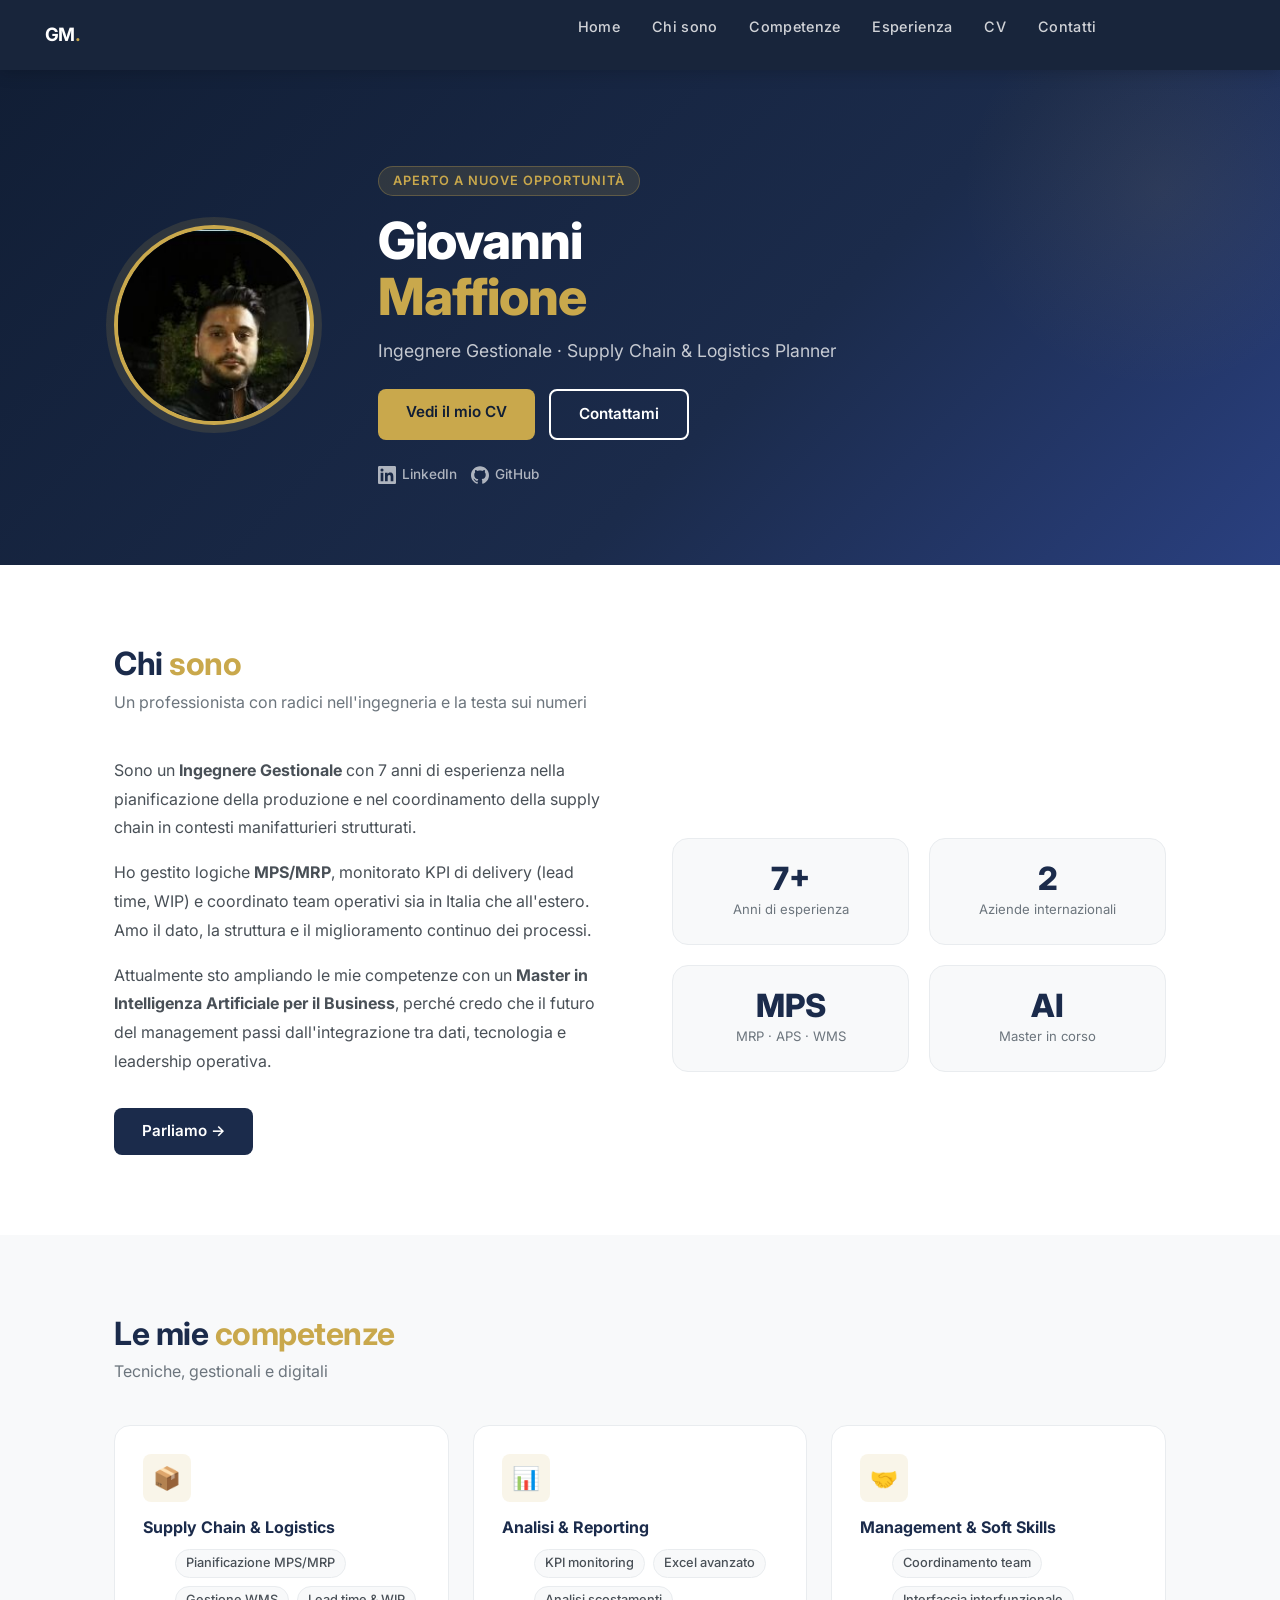
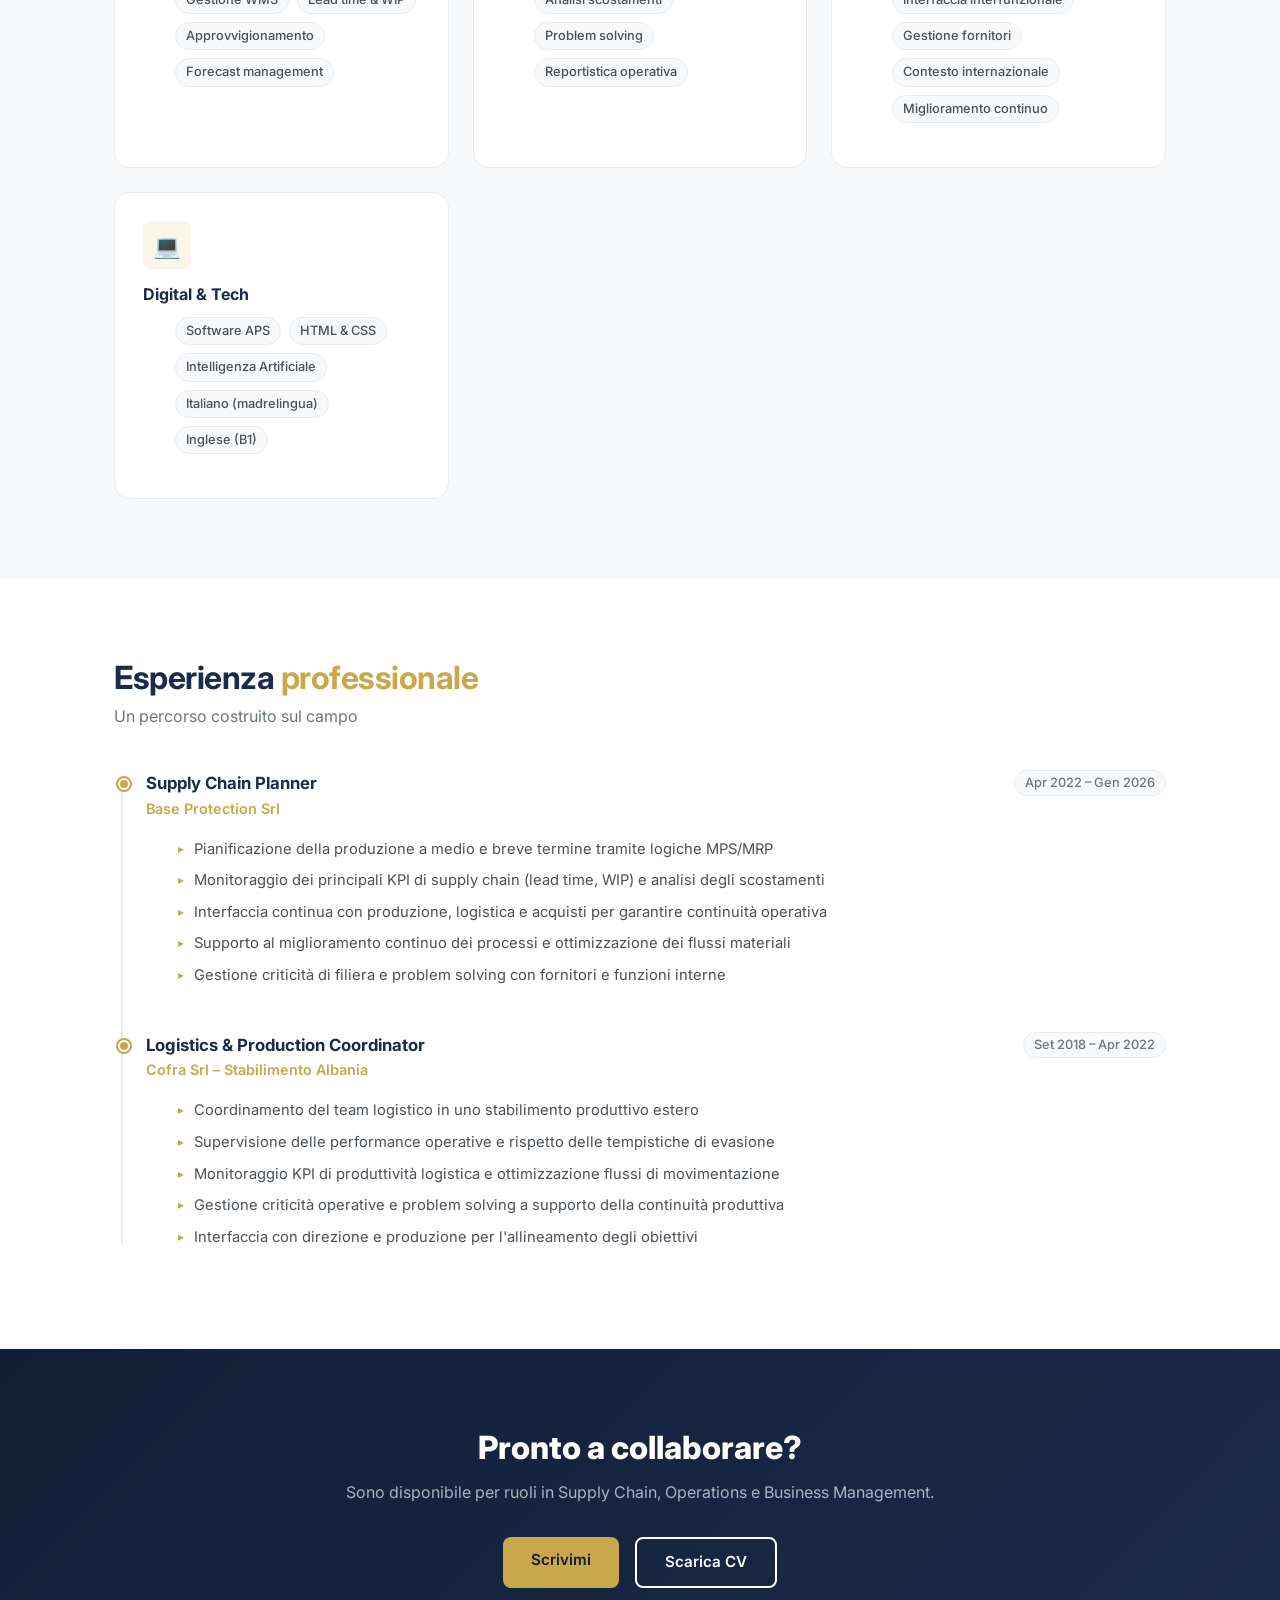
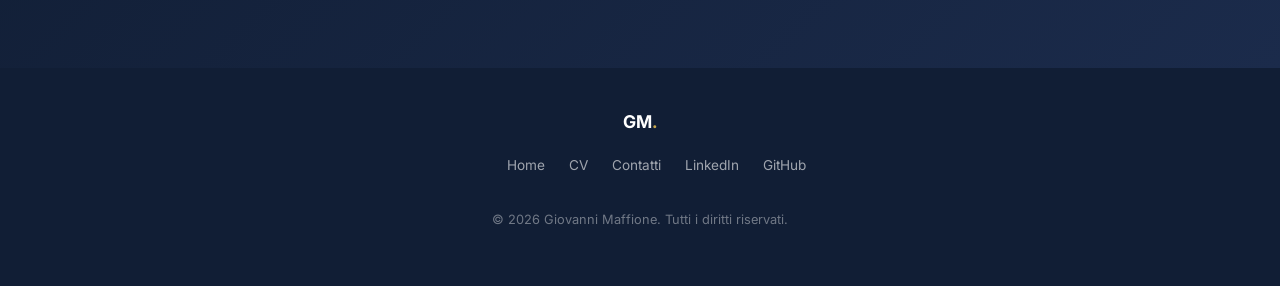
<file: index.html>
<!DOCTYPE html>
<html lang="it">
<head>
  <meta charset="UTF-8">
  <meta name="viewport" content="width=device-width, initial-scale=1.0">
  <title>Giovanni Maffione — Ingegnere Gestionale | Supply Chain</title>
  <meta name="description" content="Ingegnere Gestionale con 7 anni di esperienza in Supply Chain, Logistics e Production Planning. Aperto a nuove opportunità manageriali.">

  <!-- Open Graph -->
  <meta property="og:title" content="Giovanni Maffione — Ingegnere Gestionale">
  <meta property="og:description" content="Supply Chain &amp; Logistics Planner con 7 anni di esperienza in contesti manifatturieri strutturati.">
  <meta property="og:type" content="website">
  <meta property="og:url" content="https://gmaffione.github.io/">
  <meta property="og:image" content="img/profile.jpg">

  <!-- Favicon -->
  <link rel="icon" type="image/svg+xml" href="img/favicon.svg">

  <!-- Bootstrap 5 CSS -->
  <link href="https://cdn.jsdelivr.net/npm/bootstrap@5.3.0/dist/css/bootstrap.min.css" rel="stylesheet">

  <!-- Google Fonts -->
  <link href="https://fonts.googleapis.com/css2?family=Inter:wght@400;500;600;700;800&display=swap" rel="stylesheet">

  <!-- CSS Custom -->
  <link rel="stylesheet" href="css/main.css">
</head>
<body>

<!-- Checkbox per menu mobile (no JS) -->
<input type="checkbox" id="nav-toggle" class="nav-toggle">

<!-- ═══ NAVBAR ═══ -->
<nav class="navbar">
  <div class="container navbar__inner">
    <a href="index.html" class="navbar__brand">GM<span>.</span></a>
    <ul class="navbar__links">
      <li><a href="index.html">Home</a></li>
      <li><a href="#about">Chi sono</a></li>
      <li><a href="#skills">Competenze</a></li>
      <li><a href="#experience">Esperienza</a></li>
      <li><a href="cv.html">CV</a></li>
      <li><a href="contatti.html">Contatti</a></li>
    </ul>
    <label for="nav-toggle" class="navbar__hamburger-label">
      <span></span><span></span><span></span>
    </label>
  </div>
  <div class="navbar__mobile">
    <a href="index.html">Home</a>
    <a href="#about">Chi sono</a>
    <a href="#skills">Competenze</a>
    <a href="#experience">Esperienza</a>
    <a href="cv.html">CV</a>
    <a href="contatti.html">Contatti</a>
  </div>
</nav>

<!-- ═══ HERO ═══ -->
<section class="hero">
  <div class="container">
    <div class="hero__inner">
      <div class="hero__photo">
        <img src="img/profile.jpg" alt="Giovanni Maffione">
      </div>
      <div class="hero__content">
        <div class="hero__tag">Aperto a nuove opportunità</div>
        <h1 class="hero__name">Giovanni<br><span>Maffione</span></h1>
        <p class="hero__role">Ingegnere Gestionale · Supply Chain &amp; Logistics Planner</p>
        <div class="hero__cta">
          <a href="cv.html" class="btn btn-primary">Vedi il mio CV</a>
          <a href="contatti.html" class="btn btn-outline">Contattami</a>
        </div>
        <div class="hero__social">
          <a href="https://www.linkedin.com/in/giovanni-maffione-20443a142" target="_blank" rel="noopener">
            <svg viewBox="0 0 24 24" fill="currentColor"><path d="M20.447 20.452h-3.554v-5.569c0-1.328-.027-3.037-1.852-3.037-1.853 0-2.136 1.445-2.136 2.939v5.667H9.351V9h3.414v1.561h.046c.477-.9 1.637-1.85 3.37-1.85 3.601 0 4.267 2.37 4.267 5.455v6.286zM5.337 7.433a2.062 2.062 0 01-2.063-2.065 2.064 2.064 0 112.063 2.065zm1.782 13.019H3.555V9h3.564v11.452zM22.225 0H1.771C.792 0 0 .774 0 1.729v20.542C0 23.227.792 24 1.771 24h20.451C23.2 24 24 23.227 24 22.271V1.729C24 .774 23.2 0 22.222 0h.003z"/></svg>
            LinkedIn
          </a>
          <a href="https://github.com/GMaffione" target="_blank" rel="noopener">
            <svg viewBox="0 0 24 24" fill="currentColor"><path d="M12 .297c-6.63 0-12 5.373-12 12 0 5.303 3.438 9.8 8.205 11.385.6.113.82-.258.82-.577 0-.285-.01-1.04-.015-2.04-3.338.724-4.042-1.61-4.042-1.61C4.422 18.07 3.633 17.7 3.633 17.7c-1.087-.744.084-.729.084-.729 1.205.084 1.838 1.236 1.838 1.236 1.07 1.835 2.809 1.305 3.495.998.108-.776.417-1.305.76-1.605-2.665-.3-5.466-1.332-5.466-5.93 0-1.31.465-2.38 1.235-3.22-.135-.303-.54-1.523.105-3.176 0 0 1.005-.322 3.3 1.23.96-.267 1.98-.399 3-.405 1.02.006 2.04.138 3 .405 2.28-1.552 3.285-1.23 3.285-1.23.645 1.653.24 2.873.12 3.176.765.84 1.23 1.91 1.23 3.22 0 4.61-2.805 5.625-5.475 5.92.42.36.81 1.096.81 2.22 0 1.606-.015 2.896-.015 3.286 0 .315.21.69.825.57C20.565 22.092 24 17.592 24 12.297c0-6.627-5.373-12-12-12"/></svg>
            GitHub
          </a>
        </div>
      </div>
    </div>
  </div>
</section>

<!-- ═══ ABOUT ═══ -->
<section class="about" id="about">
  <div class="container">
    <h2 class="section-title">Chi <span>sono</span></h2>
    <p class="section-sub">Un professionista con radici nell'ingegneria e la testa sui numeri</p>
    <div class="about__inner">
      <div class="about__text">
        <p>Sono un <strong>Ingegnere Gestionale</strong> con 7 anni di esperienza nella pianificazione della produzione e nel coordinamento della supply chain in contesti manifatturieri strutturati.</p>
        <p>Ho gestito logiche <strong>MPS/MRP</strong>, monitorato KPI di delivery (lead time, WIP) e coordinato team operativi sia in Italia che all'estero. Amo il dato, la struttura e il miglioramento continuo dei processi.</p>
        <p>Attualmente sto ampliando le mie competenze con un <strong>Master in Intelligenza Artificiale per il Business</strong>, perché credo che il futuro del management passi dall'integrazione tra dati, tecnologia e leadership operativa.</p>
        <a href="contatti.html" class="btn btn-navy">Parliamo →</a>
      </div>
      <div class="about__stats">
        <div class="about__stat">
          <strong>7+</strong>
          <span>Anni di esperienza</span>
        </div>
        <div class="about__stat">
          <strong>2</strong>
          <span>Aziende internazionali</span>
        </div>
        <div class="about__stat">
          <strong>MPS</strong>
          <span>MRP · APS · WMS</span>
        </div>
        <div class="about__stat">
          <strong>AI</strong>
          <span>Master in corso</span>
        </div>
      </div>
    </div>
  </div>
</section>

<!-- ═══ SKILLS ═══ -->
<section class="skills" id="skills">
  <div class="container">
    <h2 class="section-title">Le mie <span>competenze</span></h2>
    <p class="section-sub">Tecniche, gestionali e digitali</p>
    <div class="skills__grid">

      <div class="skills__card">
        <div class="skills__card-icon">📦</div>
        <h3>Supply Chain &amp; Logistics</h3>
        <ul>
          <li>Pianificazione MPS/MRP</li>
          <li>Gestione WMS</li>
          <li>Lead time &amp; WIP</li>
          <li>Approvvigionamento</li>
          <li>Forecast management</li>
        </ul>
      </div>

      <div class="skills__card">
        <div class="skills__card-icon">📊</div>
        <h3>Analisi &amp; Reporting</h3>
        <ul>
          <li>KPI monitoring</li>
          <li>Excel avanzato</li>
          <li>Analisi scostamenti</li>
          <li>Problem solving</li>
          <li>Reportistica operativa</li>
        </ul>
      </div>

      <div class="skills__card">
        <div class="skills__card-icon">🤝</div>
        <h3>Management &amp; Soft Skills</h3>
        <ul>
          <li>Coordinamento team</li>
          <li>Interfaccia interfunzionale</li>
          <li>Gestione fornitori</li>
          <li>Contesto internazionale</li>
          <li>Miglioramento continuo</li>
        </ul>
      </div>

      <div class="skills__card">
        <div class="skills__card-icon">💻</div>
        <h3>Digital &amp; Tech</h3>
        <ul>
          <li>Software APS</li>
          <li>HTML &amp; CSS</li>
          <li>Intelligenza Artificiale</li>
          <li>Italiano (madrelingua)</li>
          <li>Inglese (B1)</li>
        </ul>
      </div>

    </div>
  </div>
</section>

<!-- ═══ EXPERIENCE ═══ -->
<section class="experience" id="experience">
  <div class="container">
    <h2 class="section-title">Esperienza <span>professionale</span></h2>
    <p class="section-sub">Un percorso costruito sul campo</p>
    <div class="experience__timeline">

      <div class="experience__item">
        <div class="experience__header">
          <div>
            <div class="experience__role">Supply Chain Planner</div>
            <div class="experience__company">Base Protection Srl</div>
          </div>
          <span class="experience__period">Apr 2022 – Gen 2026</span>
        </div>
        <ul class="experience__desc">
          <li>Pianificazione della produzione a medio e breve termine tramite logiche MPS/MRP</li>
          <li>Monitoraggio dei principali KPI di supply chain (lead time, WIP) e analisi degli scostamenti</li>
          <li>Interfaccia continua con produzione, logistica e acquisti per garantire continuità operativa</li>
          <li>Supporto al miglioramento continuo dei processi e ottimizzazione dei flussi materiali</li>
          <li>Gestione criticità di filiera e problem solving con fornitori e funzioni interne</li>
        </ul>
      </div>

      <div class="experience__item">
        <div class="experience__header">
          <div>
            <div class="experience__role">Logistics &amp; Production Coordinator</div>
            <div class="experience__company">Cofra Srl – Stabilimento Albania</div>
          </div>
          <span class="experience__period">Set 2018 – Apr 2022</span>
        </div>
        <ul class="experience__desc">
          <li>Coordinamento del team logistico in uno stabilimento produttivo estero</li>
          <li>Supervisione delle performance operative e rispetto delle tempistiche di evasione</li>
          <li>Monitoraggio KPI di produttività logistica e ottimizzazione flussi di movimentazione</li>
          <li>Gestione criticità operative e problem solving a supporto della continuità produttiva</li>
          <li>Interfaccia con direzione e produzione per l'allineamento degli obiettivi</li>
        </ul>
      </div>

    </div>
  </div>
</section>

<!-- ═══ CTA FINALE ═══ -->
<section class="cta-section">
  <div class="container">
    <h2>Pronto a collaborare?</h2>
    <p>Sono disponibile per ruoli in Supply Chain, Operations e Business Management.</p>
    <div class="cta-section__buttons">
      <a href="contatti.html" class="btn btn-primary">Scrivimi</a>
      <a href="cv.html" class="btn btn-outline">Scarica CV</a>
    </div>
  </div>
</section>

<!-- ═══ FOOTER ═══ -->
<footer class="footer">
  <div class="container footer__inner">
    <div class="footer__brand">GM<span>.</span></div>
    <ul class="footer__links">
      <li><a href="index.html">Home</a></li>
      <li><a href="cv.html">CV</a></li>
      <li><a href="contatti.html">Contatti</a></li>
      <li><a href="https://www.linkedin.com/in/giovanni-maffione-20443a142" target="_blank" rel="noopener">LinkedIn</a></li>
      <li><a href="https://github.com/GMaffione" target="_blank" rel="noopener">GitHub</a></li>
    </ul>
    <p class="footer__copy">© 2026 Giovanni Maffione. Tutti i diritti riservati.</p>
  </div>
</footer>

</body>
</html>
</file>
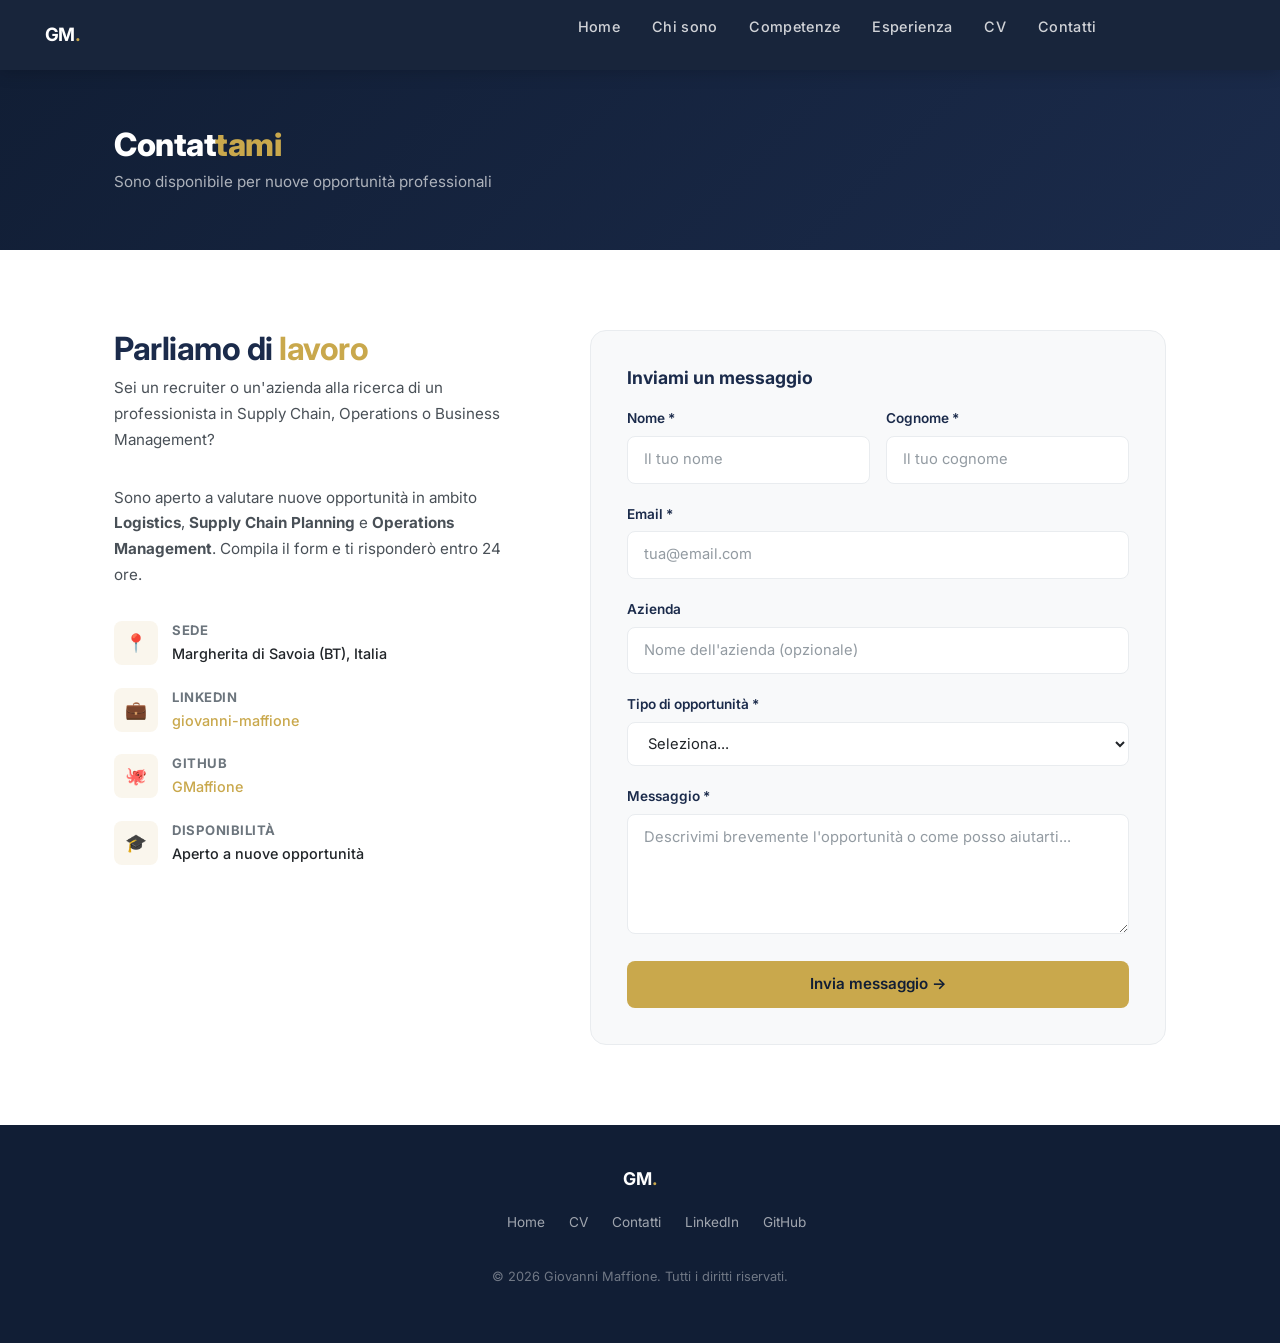
<file: contatti.html>
<!DOCTYPE html>
<html lang="it">
<head>
  <meta charset="UTF-8">
  <meta name="viewport" content="width=device-width, initial-scale=1.0">
  <title>Contatti — Giovanni Maffione</title>
  <meta name="description" content="Contatta Giovanni Maffione per opportunità professionali in Supply Chain, Logistics e Operations Management.">

  <!-- Open Graph -->
  <meta property="og:title" content="Contatta Giovanni Maffione">
  <meta property="og:description" content="Sono disponibile per ruoli in Supply Chain, Operations e Business Management. Scrivimi!">
  <meta property="og:type" content="website">
  <meta property="og:url" content="https://gmaffione.github.io/contatti.html">
  <meta property="og:image" content="img/profile.jpg">

  <link rel="icon" type="image/svg+xml" href="img/favicon.svg">
  <link href="https://cdn.jsdelivr.net/npm/bootstrap@5.3.0/dist/css/bootstrap.min.css" rel="stylesheet">
  <link href="https://fonts.googleapis.com/css2?family=Inter:wght@400;500;600;700;800&display=swap" rel="stylesheet">
  <link rel="stylesheet" href="css/main.css">
</head>
<body>

<!-- Checkbox per menu mobile (no JS) -->
<input type="checkbox" id="nav-toggle" class="nav-toggle">

<!-- NAVBAR -->
<nav class="navbar">
  <div class="container navbar__inner">
    <a href="index.html" class="navbar__brand">GM<span>.</span></a>
    <ul class="navbar__links">
      <li><a href="index.html">Home</a></li>
      <li><a href="index.html#about">Chi sono</a></li>
      <li><a href="index.html#skills">Competenze</a></li>
      <li><a href="index.html#experience">Esperienza</a></li>
      <li><a href="cv.html">CV</a></li>
      <li><a href="contatti.html">Contatti</a></li>
    </ul>
    <label for="nav-toggle" class="navbar__hamburger-label">
      <span></span><span></span><span></span>
    </label>
  </div>
  <div class="navbar__mobile">
    <a href="index.html">Home</a>
    <a href="index.html#about">Chi sono</a>
    <a href="index.html#skills">Competenze</a>
    <a href="index.html#experience">Esperienza</a>
    <a href="cv.html">CV</a>
    <a href="contatti.html">Contatti</a>
  </div>
</nav>

<!-- PAGE HEADER -->
<div class="page-header">
  <div class="container">
    <h1>Contat<span>tami</span></h1>
    <p>Sono disponibile per nuove opportunità professionali</p>
  </div>
</div>

<!-- CONTACT SECTION -->
<section class="contact">
  <div class="container">
    <div class="contact__inner">

      <!-- INFO -->
      <div class="contact__info">
        <h2 class="section-title">Parliamo di <span>lavoro</span></h2>
        <p class="section-sub">Sei un recruiter o un'azienda alla ricerca di un professionista in Supply Chain, Operations o Business Management?</p>
        <p class="contact__info-lead">
          Sono aperto a valutare nuove opportunità in ambito <strong>Logistics</strong>, <strong>Supply Chain Planning</strong> e <strong>Operations Management</strong>. Compila il form e ti risponderò entro 24 ore.
        </p>

        <div class="contact__item">
          <div class="contact__item-icon">📍</div>
          <div>
            <strong>Sede</strong>
            <span>Margherita di Savoia (BT), Italia</span>
          </div>
        </div>

        <div class="contact__item">
          <div class="contact__item-icon">💼</div>
          <div>
            <strong>LinkedIn</strong>
            <span>
              <a href="https://www.linkedin.com/in/giovanni-maffione-20443a142" target="_blank" rel="noopener">giovanni-maffione</a>
            </span>
          </div>
        </div>

        <div class="contact__item">
          <div class="contact__item-icon">🐙</div>
          <div>
            <strong>GitHub</strong>
            <span>
              <a href="https://github.com/GMaffione" target="_blank" rel="noopener">GMaffione</a>
            </span>
          </div>
        </div>

        <div class="contact__item">
          <div class="contact__item-icon">🎓</div>
          <div>
            <strong>Disponibilità</strong>
            <span>Aperto a nuove opportunità</span>
          </div>
        </div>
      </div>

      <!-- FORM -->
      <div class="contact__form">
        <h3>Inviami un messaggio</h3>
        <form id="contactForm" onsubmit="handleSubmit(event)" novalidate>

          <div class="form-row">
            <div class="form-group">
              <label for="nome">Nome *</label>
              <input type="text" id="nome" name="nome" placeholder="Il tuo nome" required>
            </div>
            <div class="form-group">
              <label for="cognome">Cognome *</label>
              <input type="text" id="cognome" name="cognome" placeholder="Il tuo cognome" required>
            </div>
          </div>

          <div class="form-group">
            <label for="email">Email *</label>
            <input type="email" id="email" name="email" placeholder="tua@email.com" required>
          </div>

          <div class="form-group">
            <label for="azienda">Azienda</label>
            <input type="text" id="azienda" name="azienda" placeholder="Nome dell'azienda (opzionale)">
          </div>

          <div class="form-group">
            <label for="ruolo">Tipo di opportunità *</label>
            <select id="ruolo" name="ruolo" required>
              <option value="" disabled selected>Seleziona...</option>
              <option value="supply-chain">Supply Chain / Logistics</option>
              <option value="operations">Operations Management</option>
              <option value="business">Business / Strategy</option>
              <option value="altro">Altro</option>
            </select>
          </div>

          <div class="form-group">
            <label for="messaggio">Messaggio *</label>
            <textarea id="messaggio" name="messaggio" placeholder="Descrivimi brevemente l'opportunità o come posso aiutarti..." required></textarea>
          </div>

          <button type="submit" class="btn btn-primary btn-full">
            Invia messaggio →
          </button>

          <div class="form-success" id="formSuccess">
            ✅ Messaggio inviato! Ti risponderò entro 24 ore.
          </div>

        </form>
      </div>

    </div>
  </div>
</section>

<!-- FOOTER -->
<footer class="footer">
  <div class="container footer__inner">
    <div class="footer__brand">GM<span>.</span></div>
    <ul class="footer__links">
      <li><a href="index.html">Home</a></li>
      <li><a href="cv.html">CV</a></li>
      <li><a href="contatti.html">Contatti</a></li>
      <li><a href="https://www.linkedin.com/in/giovanni-maffione-20443a142" target="_blank" rel="noopener">LinkedIn</a></li>
      <li><a href="https://github.com/GMaffione" target="_blank" rel="noopener">GitHub</a></li>
    </ul>
    <p class="footer__copy">© 2026 Giovanni Maffione. Tutti i diritti riservati.</p>
  </div>
</footer>

<script>
function handleSubmit(e) {
  e.preventDefault();
  const form = document.getElementById('contactForm');
  const success = document.getElementById('formSuccess');

  const fields = form.querySelectorAll('[required]');
  let valid = true;
  fields.forEach(f => {
    if (!f.value.trim()) {
      f.style.borderColor = '#dc3545';
      valid = false;
    } else {
      f.style.borderColor = '';
    }
  });

  if (!valid) return;

  success.style.display = 'block';
  form.reset();

  setTimeout(() => {
    success.style.display = 'none';
  }, 5000);
}
</script>
</body>
</html>
</file>
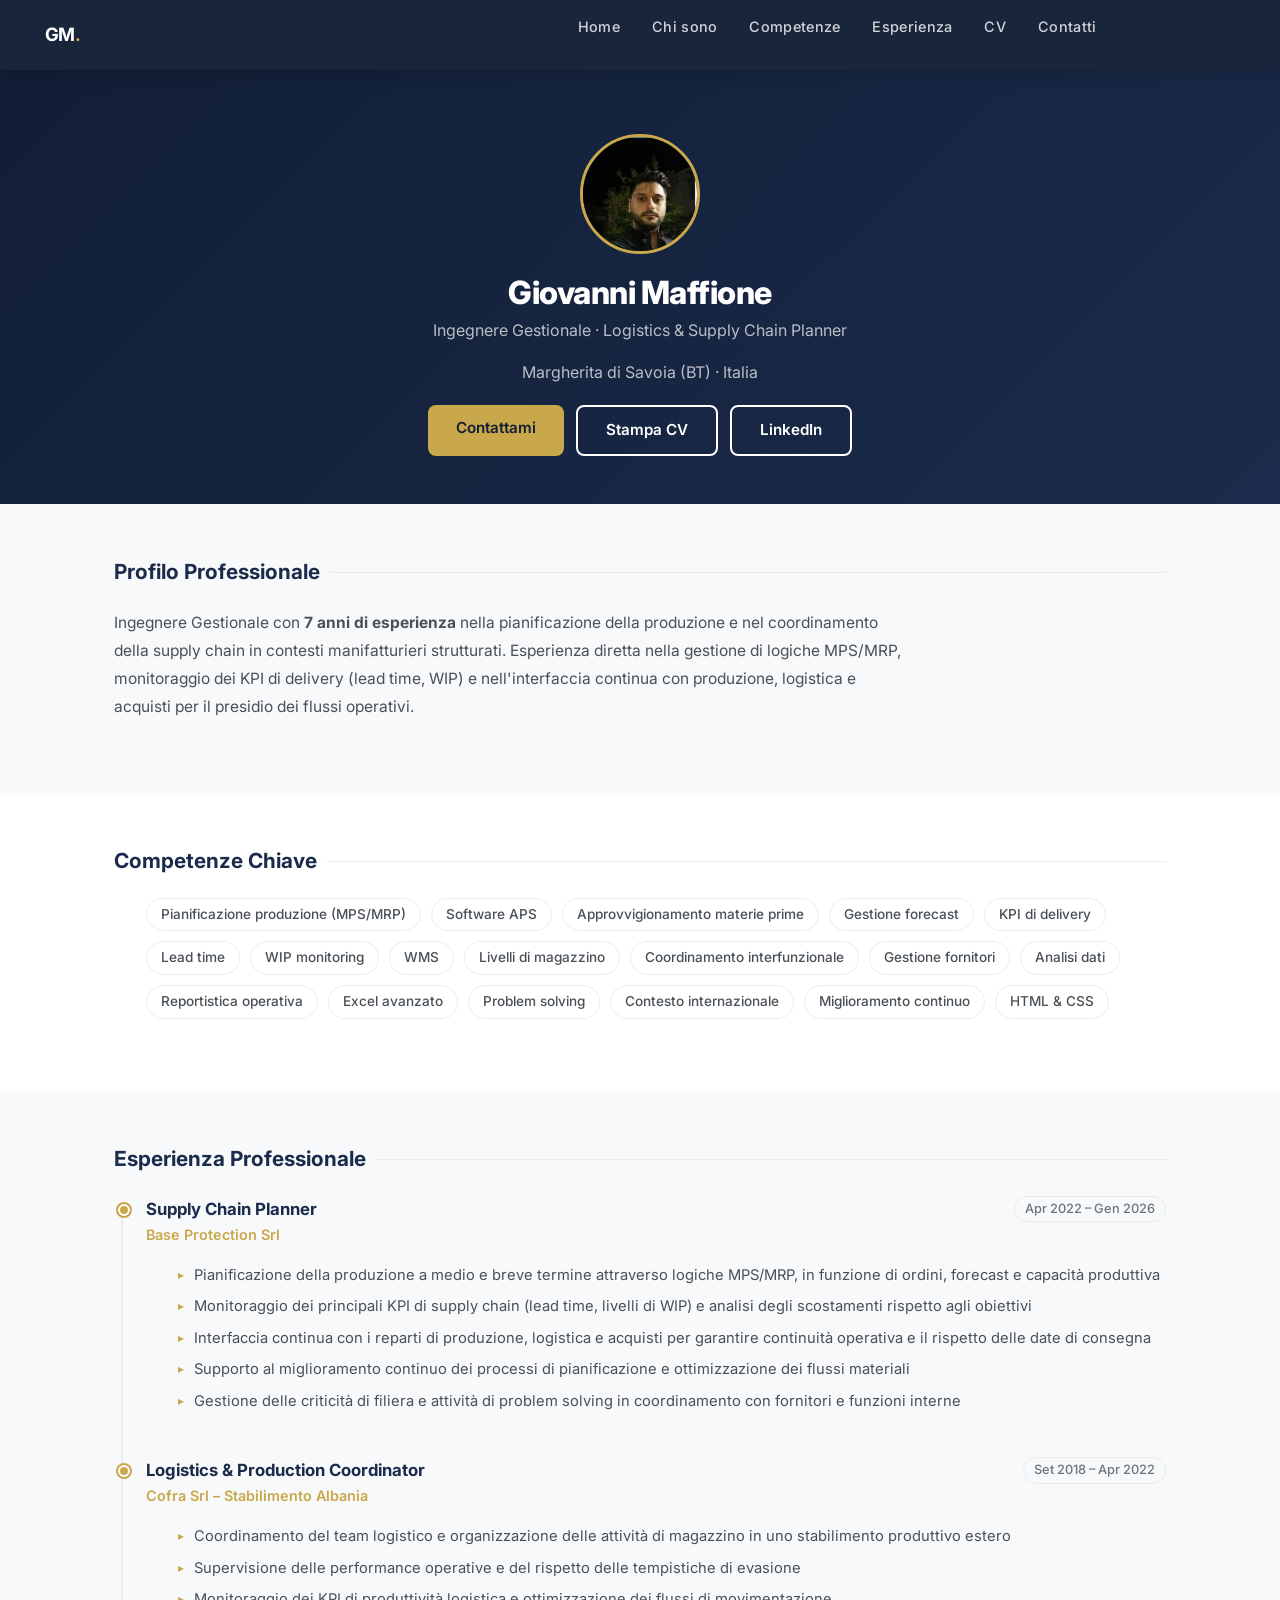
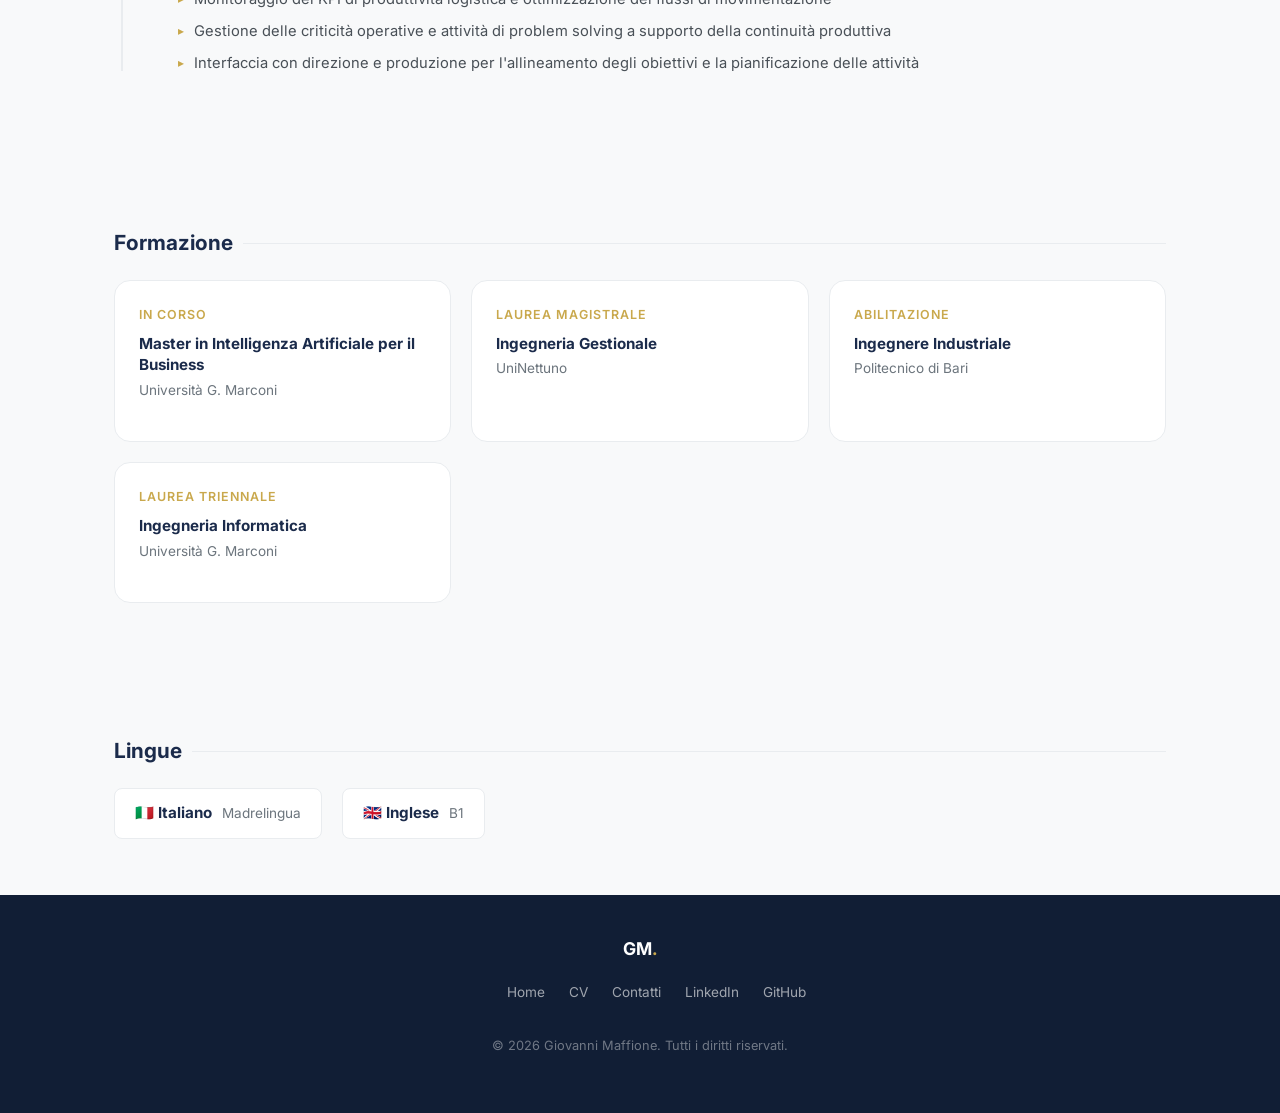
<file: cv.html>
<!DOCTYPE html>
<html lang="it">
<head>
  <meta charset="UTF-8">
  <meta name="viewport" content="width=device-width, initial-scale=1.0">
  <title>CV — Giovanni Maffione</title>
  <meta name="description" content="Curriculum Vitae di Giovanni Maffione, Ingegnere Gestionale con 7 anni di esperienza in Supply Chain e Logistics.">

  <!-- Open Graph -->
  <meta property="og:title" content="CV — Giovanni Maffione">
  <meta property="og:description" content="Curriculum Vitae: Ingegnere Gestionale, Supply Chain Planner, 7 anni di esperienza.">
  <meta property="og:type" content="profile">
  <meta property="og:url" content="https://gmaffione.github.io/cv.html">
  <meta property="og:image" content="img/profile.jpg">

  <link rel="icon" type="image/svg+xml" href="img/favicon.svg">
  <link href="https://cdn.jsdelivr.net/npm/bootstrap@5.3.0/dist/css/bootstrap.min.css" rel="stylesheet">
  <link href="https://fonts.googleapis.com/css2?family=Inter:wght@400;500;600;700;800&display=swap" rel="stylesheet">
  <link rel="stylesheet" href="css/main.css">
</head>
<body>

<!-- Checkbox per menu mobile (no JS) -->
<input type="checkbox" id="nav-toggle" class="nav-toggle">

<!-- NAVBAR -->
<nav class="navbar">
  <div class="container navbar__inner">
    <a href="index.html" class="navbar__brand">GM<span>.</span></a>
    <ul class="navbar__links">
      <li><a href="index.html">Home</a></li>
      <li><a href="index.html#about">Chi sono</a></li>
      <li><a href="index.html#skills">Competenze</a></li>
      <li><a href="index.html#experience">Esperienza</a></li>
      <li><a href="cv.html">CV</a></li>
      <li><a href="contatti.html">Contatti</a></li>
    </ul>
    <label for="nav-toggle" class="navbar__hamburger-label">
      <span></span><span></span><span></span>
    </label>
  </div>
  <div class="navbar__mobile">
    <a href="index.html">Home</a>
    <a href="index.html#about">Chi sono</a>
    <a href="index.html#skills">Competenze</a>
    <a href="index.html#experience">Esperienza</a>
    <a href="cv.html">CV</a>
    <a href="contatti.html">Contatti</a>
  </div>
</nav>

<!-- CV HERO — ora è un <header> semantico -->
<header class="cv-hero">
  <div class="container">
    <div class="cv-hero__photo">
      <img src="img/profile.jpg" alt="Giovanni Maffione">
    </div>
    <h1>Giovanni Maffione</h1>
    <p>Ingegnere Gestionale · Logistics &amp; Supply Chain Planner</p>
    <p class="cv-hero__location">Margherita di Savoia (BT) · Italia</p>
    <div class="cv-hero__actions">
      <a href="contatti.html" class="btn btn-primary">Contattami</a>
      <button onclick="window.print()" class="btn btn-outline">Stampa CV</button>
      <a href="https://www.linkedin.com/in/giovanni-maffione-20443a142" target="_blank" rel="noopener" class="btn btn-outline">LinkedIn</a>
    </div>
  </div>
</header>

<!-- PROFILO PROFESSIONALE -->
<section class="cv-section">
  <div class="container">
    <h2 class="cv-section__title">Profilo Professionale</h2>
    <p class="cv-profile">
      Ingegnere Gestionale con <strong>7 anni di esperienza</strong> nella pianificazione della produzione e nel coordinamento della supply chain in contesti manifatturieri strutturati. Esperienza diretta nella gestione di logiche MPS/MRP, monitoraggio dei KPI di delivery (lead time, WIP) e nell'interfaccia continua con produzione, logistica e acquisti per il presidio dei flussi operativi.
    </p>
  </div>
</section>

<!-- COMPETENZE CHIAVE -->
<section class="cv-section">
  <div class="container">
    <h2 class="cv-section__title">Competenze Chiave</h2>
    <ul class="cv-skills-list">
      <li>Pianificazione produzione (MPS/MRP)</li>
      <li>Software APS</li>
      <li>Approvvigionamento materie prime</li>
      <li>Gestione forecast</li>
      <li>KPI di delivery</li>
      <li>Lead time</li>
      <li>WIP monitoring</li>
      <li>WMS</li>
      <li>Livelli di magazzino</li>
      <li>Coordinamento interfunzionale</li>
      <li>Gestione fornitori</li>
      <li>Analisi dati</li>
      <li>Reportistica operativa</li>
      <li>Excel avanzato</li>
      <li>Problem solving</li>
      <li>Contesto internazionale</li>
      <li>Miglioramento continuo</li>
      <li>HTML &amp; CSS</li>
    </ul>
  </div>
</section>

<!-- ESPERIENZA PROFESSIONALE -->
<section class="cv-section">
  <div class="container">
    <h2 class="cv-section__title">Esperienza Professionale</h2>
    <div class="experience__timeline">

      <div class="experience__item">
        <div class="experience__header">
          <div>
            <div class="experience__role">Supply Chain Planner</div>
            <div class="experience__company">Base Protection Srl</div>
          </div>
          <span class="experience__period">Apr 2022 – Gen 2026</span>
        </div>
        <ul class="experience__desc">
          <li>Pianificazione della produzione a medio e breve termine attraverso logiche MPS/MRP, in funzione di ordini, forecast e capacità produttiva</li>
          <li>Monitoraggio dei principali KPI di supply chain (lead time, livelli di WIP) e analisi degli scostamenti rispetto agli obiettivi</li>
          <li>Interfaccia continua con i reparti di produzione, logistica e acquisti per garantire continuità operativa e il rispetto delle date di consegna</li>
          <li>Supporto al miglioramento continuo dei processi di pianificazione e ottimizzazione dei flussi materiali</li>
          <li>Gestione delle criticità di filiera e attività di problem solving in coordinamento con fornitori e funzioni interne</li>
        </ul>
      </div>

      <div class="experience__item">
        <div class="experience__header">
          <div>
            <div class="experience__role">Logistics &amp; Production Coordinator</div>
            <div class="experience__company">Cofra Srl – Stabilimento Albania</div>
          </div>
          <span class="experience__period">Set 2018 – Apr 2022</span>
        </div>
        <ul class="experience__desc">
          <li>Coordinamento del team logistico e organizzazione delle attività di magazzino in uno stabilimento produttivo estero</li>
          <li>Supervisione delle performance operative e del rispetto delle tempistiche di evasione</li>
          <li>Monitoraggio dei KPI di produttività logistica e ottimizzazione dei flussi di movimentazione</li>
          <li>Gestione delle criticità operative e attività di problem solving a supporto della continuità produttiva</li>
          <li>Interfaccia con direzione e produzione per l'allineamento degli obiettivi e la pianificazione delle attività</li>
        </ul>
      </div>

    </div>
  </div>
</section>

<!-- FORMAZIONE — ora wrappata in section.education -->
<section class="education">
  <div class="container">
    <h2 class="cv-section__title">Formazione</h2>
    <div class="education__grid">

      <div class="education__card">
        <div class="education__card-year">In corso</div>
        <h3>Master in Intelligenza Artificiale per il Business</h3>
        <p>Università G. Marconi</p>
      </div>

      <div class="education__card">
        <div class="education__card-year">Laurea Magistrale</div>
        <h3>Ingegneria Gestionale</h3>
        <p>UniNettuno</p>
      </div>

      <div class="education__card">
        <div class="education__card-year">Abilitazione</div>
        <h3>Ingegnere Industriale</h3>
        <p>Politecnico di Bari</p>
      </div>

      <div class="education__card">
        <div class="education__card-year">Laurea Triennale</div>
        <h3>Ingegneria Informatica</h3>
        <p>Università G. Marconi</p>
      </div>

    </div>
  </div>
</section>

<!-- LINGUE -->
<section class="cv-section">
  <div class="container">
    <h2 class="cv-section__title">Lingue</h2>
    <div class="cv-langs">
      <div class="cv-langs__item">
        <strong>🇮🇹 Italiano</strong>
        <span>Madrelingua</span>
      </div>
      <div class="cv-langs__item">
        <strong>🇬🇧 Inglese</strong>
        <span>B1</span>
      </div>
    </div>
  </div>
</section>

<!-- FOOTER -->
<footer class="footer">
  <div class="container footer__inner">
    <div class="footer__brand">GM<span>.</span></div>
    <ul class="footer__links">
      <li><a href="index.html">Home</a></li>
      <li><a href="cv.html">CV</a></li>
      <li><a href="contatti.html">Contatti</a></li>
      <li><a href="https://www.linkedin.com/in/giovanni-maffione-20443a142" target="_blank" rel="noopener">LinkedIn</a></li>
      <li><a href="https://github.com/GMaffione" target="_blank" rel="noopener">GitHub</a></li>
    </ul>
    <p class="footer__copy">© 2026 Giovanni Maffione. Tutti i diritti riservati.</p>
  </div>
</footer>

<script>
function printCV() {
  window.print();
}
</script>
</body>
</html>
</file>
<file: css/main.css>
﻿*,*::before,*::after{box-sizing:border-box;margin:0;padding:0}html{scroll-behavior:smooth}body{font-family:"Inter",sans-serif;color:#212529;background:#fff;line-height:1.6}img{max-width:100%;display:block}a{color:#c9a84c;text-decoration:none;transition:all .25s ease}a:hover{color:#f0d080}.section-title{font-size:2rem;font-weight:700;color:#1b2b4b;margin-bottom:.4rem;letter-spacing:-0.5px}.section-title span{color:#c9a84c}.section-sub{font-size:1rem;color:#6c757d;margin-bottom:2.5rem}.tag{display:inline-block;background:rgba(201,168,76,.12);color:#c9a84c;border:1px solid rgba(201,168,76,.3);font-size:.78rem;font-weight:600;padding:3px 12px;border-radius:20px;letter-spacing:.5px}.btn{display:inline-block;padding:12px 28px;border-radius:8px;font-weight:600;font-size:.95rem;transition:all .25s ease;cursor:pointer;border:none}.btn-full{width:100%;text-align:center}.btn-primary{background:#c9a84c;color:#111e35}.btn-primary:hover{background:#f0d080;color:#111e35;transform:translateY(-2px);box-shadow:0 4px 16px rgba(201,168,76,.35)}.btn-outline{background:rgba(0,0,0,0);color:#fff;border:2px solid #fff}.btn-outline:hover{background:#fff;color:#1b2b4b;transform:translateY(-2px)}.btn-navy{background:#1b2b4b;color:#fff;margin-top:16px}.btn-navy:hover{background:#111e35;transform:translateY(-2px);box-shadow:0 4px 24px rgba(0,0,0,.1)}.nav-toggle{display:none}.navbar{position:sticky;top:0;z-index:1000;background:rgba(17,30,53,.97);backdrop-filter:blur(10px);padding:14px 0;box-shadow:0 2px 16px rgba(0,0,0,.18)}.navbar__inner{display:flex;align-items:center;justify-content:space-between}.navbar__brand{font-size:1.15rem;font-weight:700;color:#fff;letter-spacing:-0.3px}.navbar__brand span{color:#c9a84c}.navbar__brand:hover{color:#fff}.navbar__links{display:flex;gap:32px;list-style:none}.navbar__links a{color:hsla(0,0%,100%,.8);font-size:.9rem;font-weight:500;letter-spacing:.3px;position:relative}.navbar__links a::after{content:"";position:absolute;bottom:-3px;left:0;width:0;height:2px;background:#c9a84c;transition:all .25s ease}.navbar__links a:hover{color:#fff}.navbar__links a:hover::after{width:100%}.navbar__hamburger-label{display:none;flex-direction:column;gap:5px;cursor:pointer;padding:4px}.navbar__hamburger-label span{display:block;width:24px;height:2px;background:#fff;border-radius:2px;transition:all .25s ease}.navbar__mobile{max-height:0;overflow:hidden;transition:max-height .3s ease;background:#111e35;flex-direction:column}.navbar__mobile a{color:hsla(0,0%,100%,.85);font-size:.95rem;padding:12px 24px;font-weight:500;border-bottom:1px solid hsla(0,0%,100%,.06);display:block}.navbar__mobile a:hover{color:#c9a84c;background:hsla(0,0%,100%,.04)}@media(max-width: 768px){.navbar__links{display:none}.navbar__hamburger-label{display:flex}}.nav-toggle:checked~.navbar .navbar__mobile{max-height:400px}.nav-toggle:checked~.navbar .navbar__hamburger-label span:nth-child(1){transform:translateY(7px) rotate(45deg)}.nav-toggle:checked~.navbar .navbar__hamburger-label span:nth-child(2){opacity:0}.nav-toggle:checked~.navbar .navbar__hamburger-label span:nth-child(3){transform:translateY(-7px) rotate(-45deg)}.form-group{margin-bottom:20px}.form-group label{display:block;font-size:.85rem;font-weight:600;color:#1b2b4b;margin-bottom:6px}.form-group input,.form-group textarea,.form-group select{width:100%;padding:11px 16px;border:1.5px solid #e9ecef;border-radius:8px;font-size:.92rem;font-family:"Inter",sans-serif;color:#212529;background:#fff;transition:all .25s ease;outline:none}.form-group input:focus,.form-group textarea:focus,.form-group select:focus{border-color:#1b2b4b;box-shadow:0 0 0 3px rgba(27,43,75,.08)}.form-group input::placeholder,.form-group textarea::placeholder,.form-group select::placeholder{color:hsl(208.2352941176,7.2961373391%,60.6862745098%)}.form-group textarea{resize:vertical;min-height:120px}.form-row{display:grid;grid-template-columns:1fr 1fr;gap:16px}@media(max-width: 480px){.form-row{grid-template-columns:1fr}}.form-success{display:none;background:rgba(201,168,76,.1);border:1px solid rgba(201,168,76,.3);border-radius:8px;padding:16px 20px;text-align:center;color:#1b2b4b;font-weight:600;font-size:.95rem;margin-top:16px}.footer{background:#111e35;padding:40px 0;text-align:center}.footer__inner{display:flex;flex-direction:column;align-items:center;gap:16px}.footer__brand{font-size:1.1rem;font-weight:700;color:#fff}.footer__brand span{color:#c9a84c}.footer__links{display:flex;gap:24px;list-style:none}.footer__links a{color:hsla(0,0%,100%,.6);font-size:.85rem}.footer__links a:hover{color:#c9a84c}.footer__copy{font-size:.8rem;color:hsla(0,0%,100%,.4)}.container{max-width:1100px;margin:0 auto;padding:0 24px}.page-header{background:linear-gradient(135deg, #111E35 0%, #1B2B4B 100%);padding:56px 0 40px;color:#fff}.page-header h1{font-size:2rem;font-weight:800;letter-spacing:-0.5px;margin-bottom:6px}.page-header h1 span{color:#c9a84c}.page-header p{color:hsla(0,0%,100%,.65);font-size:.95rem}.cta-section{background:linear-gradient(135deg, #111E35 0%, #1B2B4B 100%);padding:80px 0;text-align:center}.cta-section h2{color:#fff;font-size:2rem;font-weight:800;margin-bottom:12px}.cta-section p{color:hsla(0,0%,100%,.65);margin-bottom:32px;font-size:1rem}.cta-section__buttons{display:flex;gap:16px;justify-content:center;flex-wrap:wrap}.hero{background:linear-gradient(135deg, #111E35 0%, #1B2B4B 60%, #2A4080 100%);padding:96px 0 80px;position:relative;overflow:hidden}.hero::before{content:"";position:absolute;top:-80px;right:-80px;width:400px;height:400px;background:radial-gradient(circle, rgba(201, 168, 76, 0.08) 0%, transparent 70%);border-radius:50%}.hero__inner{display:flex;align-items:center;gap:64px}@media(max-width: 768px){.hero__inner{flex-direction:column;text-align:center;gap:36px}}.hero__photo{flex-shrink:0;width:200px;height:200px;border-radius:50%;overflow:hidden;border:4px solid #c9a84c;box-shadow:0 0 0 8px rgba(201,168,76,.15)}.hero__photo img{width:100%;height:100%;object-fit:cover;object-position:center top}.hero__content{color:#fff}.hero__tag{display:inline-block;background:rgba(201,168,76,.15);color:#c9a84c;border:1px solid rgba(201,168,76,.3);font-size:.8rem;font-weight:600;padding:4px 14px;border-radius:20px;letter-spacing:1px;text-transform:uppercase;margin-bottom:16px}.hero__name{font-size:clamp(2.2rem,5vw,3.2rem);font-weight:800;line-height:1.1;letter-spacing:-1px;margin-bottom:12px}.hero__name span{color:#c9a84c}.hero__role{font-size:1.1rem;color:hsla(0,0%,100%,.75);margin-bottom:24px;font-weight:400}.hero__cta{display:flex;gap:14px;flex-wrap:wrap}@media(max-width: 768px){.hero__cta{justify-content:center}}.hero__social{display:flex;gap:14px;margin-top:24px}@media(max-width: 768px){.hero__social{justify-content:center}}.hero__social a{display:flex;align-items:center;gap:6px;color:hsla(0,0%,100%,.65);font-size:.85rem;font-weight:500;transition:all .25s ease}.hero__social a:hover{color:#c9a84c}.hero__social a svg{width:18px;height:18px}@media(max-width: 768px){.hero{padding:64px 0 56px}}.about{padding:80px 0;background:#fff}.about__inner{display:grid;grid-template-columns:1fr 1fr;gap:64px;align-items:center}@media(max-width: 768px){.about__inner{grid-template-columns:1fr;gap:40px}}.about__text p{color:#495057;font-size:1rem;line-height:1.8;margin-bottom:16px}.about__stats{display:grid;grid-template-columns:1fr 1fr;gap:20px}.about__stat{background:#f8f9fa;border:1px solid #e9ecef;border-radius:16px;padding:24px;text-align:center;transition:all .25s ease}.about__stat:hover{border-color:#c9a84c;box-shadow:0 4px 24px rgba(0,0,0,.1);transform:translateY(-3px)}.about__stat strong{display:block;font-size:2rem;font-weight:800;color:#1b2b4b;line-height:1}.about__stat span{font-size:.82rem;color:#6c757d;margin-top:4px;display:block}.skills{padding:80px 0;background:#f8f9fa}.skills__grid{display:grid;grid-template-columns:repeat(auto-fit, minmax(280px, 1fr));gap:24px}.skills__card{background:#fff;border:1px solid #e9ecef;border-radius:16px;padding:28px;transition:all .25s ease}.skills__card:hover{border-color:#c9a84c;box-shadow:0 4px 24px rgba(0,0,0,.1);transform:translateY(-4px)}.skills__card-icon{width:48px;height:48px;background:rgba(201,168,76,.12);border-radius:8px;display:flex;align-items:center;justify-content:center;margin-bottom:16px;font-size:1.4rem}.skills__card h3{font-size:1rem;font-weight:700;color:#1b2b4b;margin-bottom:12px}.skills__card ul{list-style:none;display:flex;flex-wrap:wrap;gap:8px}.skills__card li{background:#f8f9fa;border:1px solid #e9ecef;color:#495057;font-size:.8rem;padding:3px 10px;border-radius:20px;font-weight:500}.experience{padding:80px 0;background:#fff}.experience__timeline{position:relative;padding-left:32px}.experience__timeline::before{content:"";position:absolute;left:7px;top:8px;bottom:8px;width:2px;background:#e9ecef}.experience__item{position:relative;margin-bottom:40px}.experience__item::before{content:"";position:absolute;left:-28px;top:8px;width:12px;height:12px;border-radius:50%;background:#c9a84c;border:2px solid #fff;box-shadow:0 0 0 2px #c9a84c}.experience__item:last-child{margin-bottom:0}.experience__header{display:flex;align-items:flex-start;justify-content:space-between;flex-wrap:wrap;gap:8px;margin-bottom:8px}.experience__role{font-size:1.05rem;font-weight:700;color:#1b2b4b}.experience__company{font-size:.9rem;color:#c9a84c;font-weight:600;margin-bottom:4px}.experience__period{font-size:.8rem;color:#6c757d;font-weight:500;background:#f8f9fa;border:1px solid #e9ecef;padding:2px 10px;border-radius:20px;white-space:nowrap}.experience__desc{list-style:none;margin-top:10px}.experience__desc li{font-size:.92rem;color:#495057;padding:4px 0 4px 16px;position:relative;line-height:1.6}.experience__desc li::before{content:"▸";position:absolute;left:0;color:#c9a84c;font-size:.75rem;top:5px}.cv-hero{background:linear-gradient(135deg, #111E35 0%, #1B2B4B 100%);padding:64px 0 48px;color:#fff;text-align:center}.cv-hero__photo{width:120px;height:120px;border-radius:50%;overflow:hidden;border:3px solid #c9a84c;margin:0 auto 20px}.cv-hero__photo img{width:100%;height:100%;object-fit:cover;object-position:center top}.cv-hero h1{font-size:2rem;font-weight:800;color:#fff;letter-spacing:-0.5px;margin-bottom:6px}.cv-hero p{color:hsla(0,0%,100%,.7);font-size:1rem}.cv-hero__location{margin-top:6px;color:hsla(0,0%,100%,.5);font-size:.85rem}.cv-hero__actions{margin-top:20px;display:flex;gap:12px;justify-content:center;flex-wrap:wrap}.cv-section{padding:56px 0}.cv-section:nth-child(even){background:#f8f9fa}.cv-section__title{font-size:1.3rem;font-weight:700;color:#1b2b4b;margin-bottom:24px;display:flex;align-items:center;gap:10px}.cv-section__title::after{content:"";flex:1;height:1px;background:#e9ecef}@media(max-width: 768px){.cv-section{padding:40px 0}}.cv-profile{font-size:.97rem;color:#495057;line-height:1.8;max-width:800px}.cv-skills-list{display:flex;flex-wrap:wrap;gap:10px;list-style:none}.cv-skills-list li{background:#fff;border:1.5px solid #e9ecef;color:#495057;font-size:.85rem;padding:5px 14px;border-radius:20px;font-weight:500;transition:all .25s ease}.cv-skills-list li:hover{border-color:#c9a84c;color:#1b2b4b}.cv-langs{display:flex;gap:20px;flex-wrap:wrap}.cv-langs__item{display:flex;align-items:center;gap:10px;background:#fff;border:1px solid #e9ecef;border-radius:8px;padding:12px 20px}.cv-langs__item strong{color:#1b2b4b;font-size:.95rem}.cv-langs__item span{color:#6c757d;font-size:.85rem}.education{padding:80px 0;background:#f8f9fa}@media(max-width: 768px){.education{padding:40px 0}}.education__grid{display:grid;grid-template-columns:repeat(auto-fit, minmax(260px, 1fr));gap:20px}.education__card{background:#fff;border:1px solid #e9ecef;border-radius:16px;padding:24px;transition:all .25s ease}.education__card:hover{border-color:#c9a84c;box-shadow:0 4px 24px rgba(0,0,0,.1)}.education__card-year{font-size:.78rem;font-weight:600;color:#c9a84c;letter-spacing:1px;text-transform:uppercase;margin-bottom:8px}.education__card h3{font-size:.95rem;font-weight:700;color:#1b2b4b;margin-bottom:4px;line-height:1.4}.education__card p{font-size:.85rem;color:#6c757d}@media print{.navbar,.cv-hero__actions,.footer{display:none !important}.cv-hero{padding:24px 0}.cv-section{padding:24px 0}}.contact{padding:80px 0;background:#fff}.contact__inner{display:grid;grid-template-columns:1fr 1.4fr;gap:64px;align-items:start}@media(max-width: 768px){.contact__inner{grid-template-columns:1fr;gap:40px}}.contact__info h2{color:#1b2b4b;margin-bottom:.4rem}.contact__info p{color:#495057;font-size:.95rem;line-height:1.7;margin-bottom:32px}.contact__info-lead{color:#495057;font-size:.95rem;line-height:1.7;margin-bottom:16px}.contact__item{display:flex;align-items:center;gap:14px;margin-bottom:20px}.contact__item-icon{width:44px;height:44px;background:rgba(201,168,76,.1);border-radius:8px;display:flex;align-items:center;justify-content:center;font-size:1.1rem;flex-shrink:0}.contact__item strong{display:block;font-size:.82rem;color:#6c757d;text-transform:uppercase;letter-spacing:.5px}.contact__item span{font-size:.9rem;color:#212529;font-weight:500}.contact__form{background:#f8f9fa;border:1px solid #e9ecef;border-radius:16px;padding:36px}.contact__form h3{font-size:1.1rem;font-weight:700;color:#1b2b4b;margin-bottom:20px}
</file>
